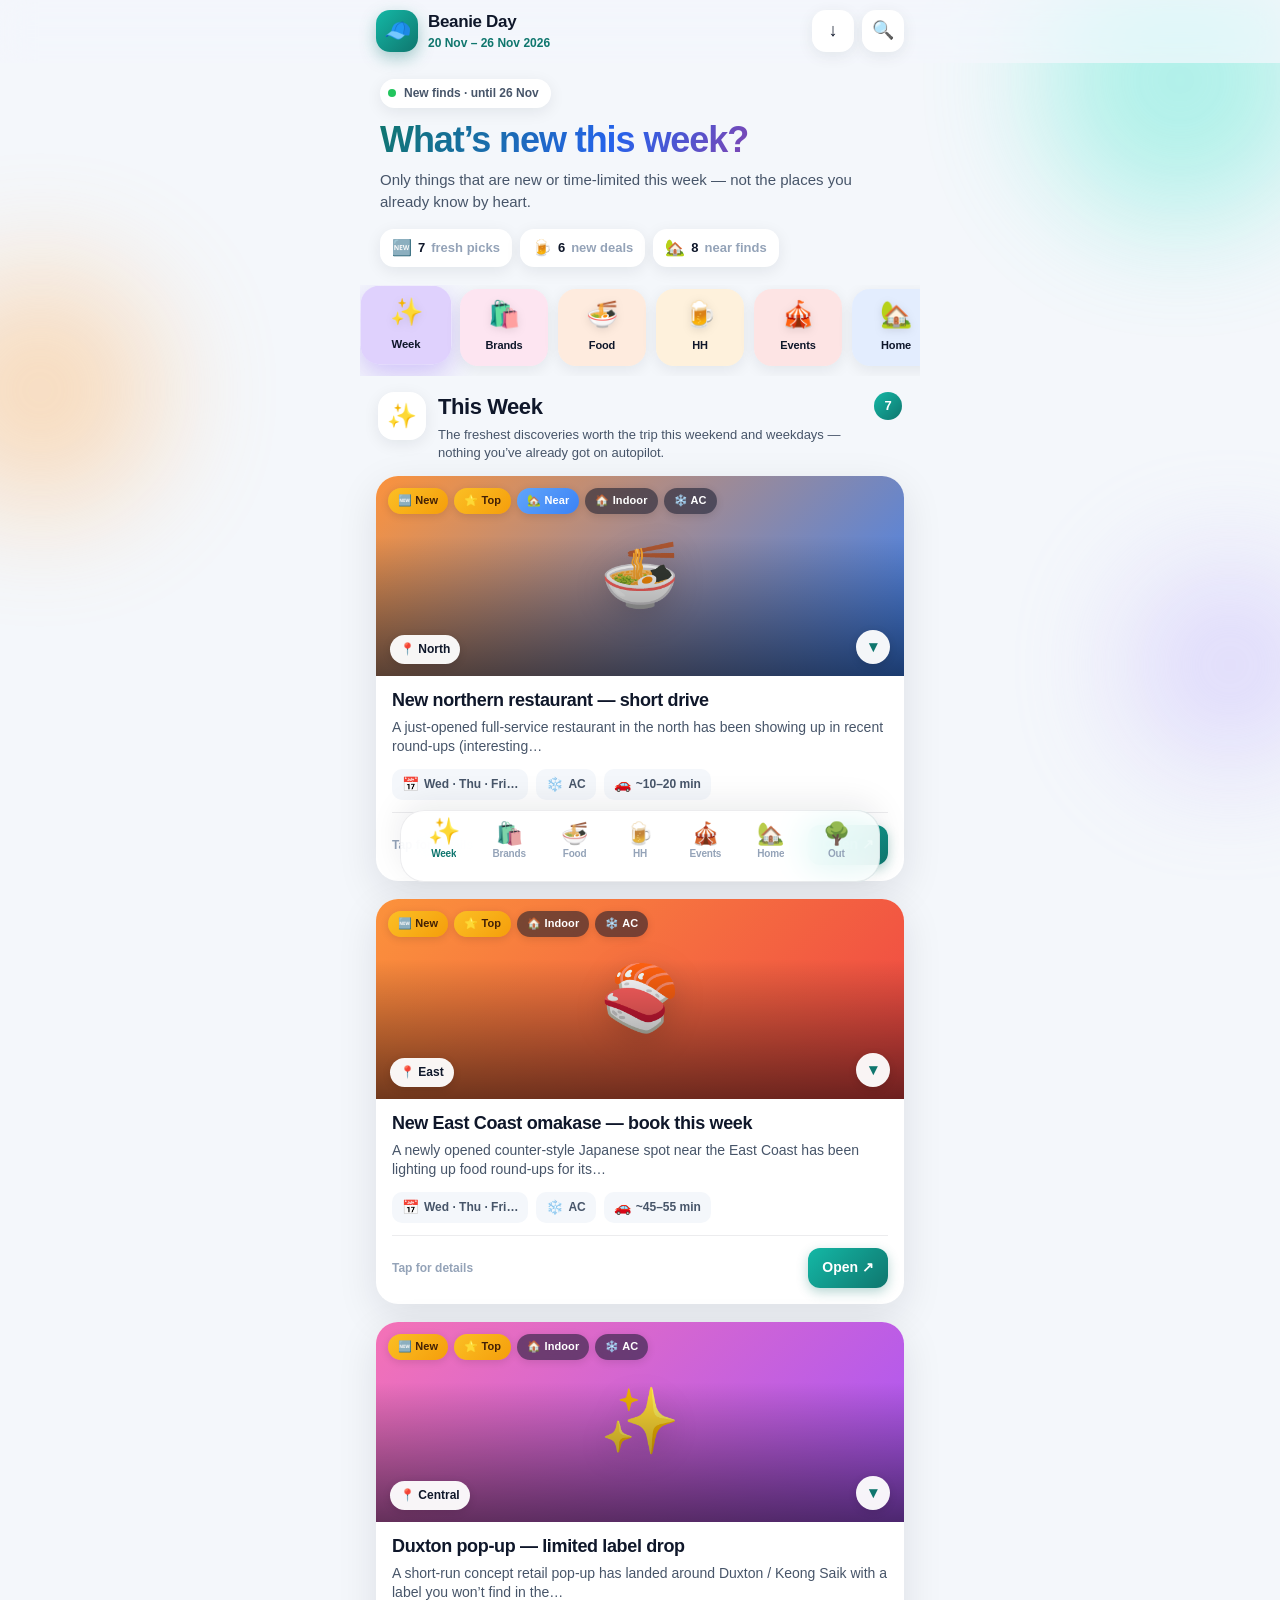
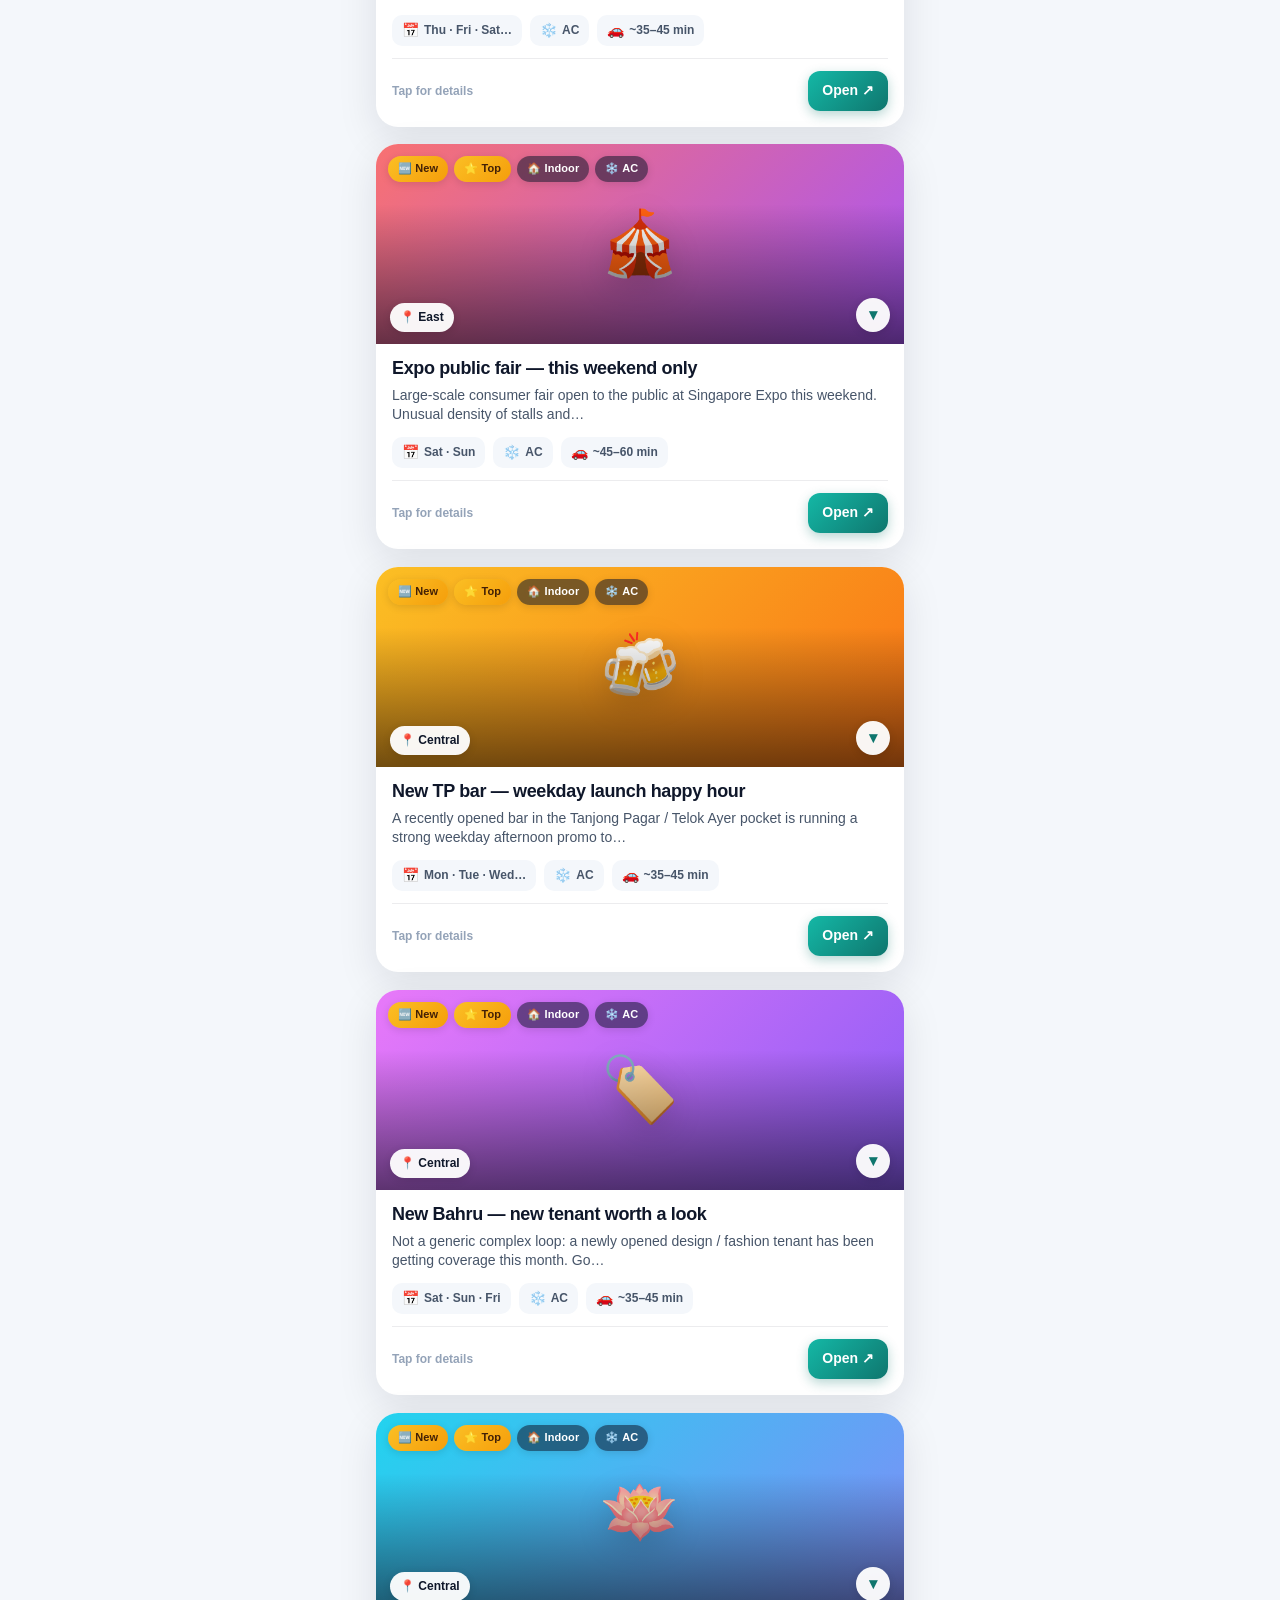
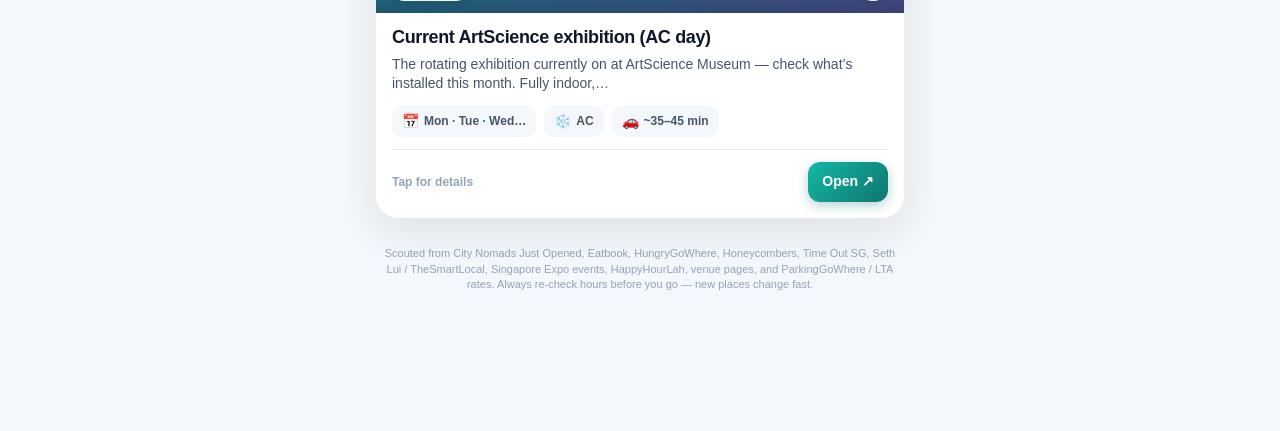
<file: index.html>
<!DOCTYPE html>
<html lang="en-SG">
<head>
  <meta charset="UTF-8" />
  <meta name="viewport" content="width=device-width, initial-scale=1, viewport-fit=cover" />
  <meta name="theme-color" content="#0F766E" />
  <meta name="description" content="Beanie Day — weekly discovery for Marcus & Chesa." />
  <meta name="apple-mobile-web-app-capable" content="yes" />
  <meta name="apple-mobile-web-app-status-bar-style" content="black-translucent" />
  <meta name="apple-mobile-web-app-title" content="Beanie Day" />
  <meta name="mobile-web-app-capable" content="yes" />
  <meta name="format-detection" content="telephone=no" />
  <link rel="manifest" href="manifest.json" />
  <link rel="icon" href="icons/favicon.svg" type="image/svg+xml" />
  <link rel="apple-touch-icon" href="icons/icon-192.svg" />
  <link rel="stylesheet" href="css/styles.css?v=5" />
  <title>Beanie Day</title>
  <script>
    // Ensure trailing slash on GitHub Pages project URLs so relative assets resolve
    (function () {
      var p = location.pathname;
      if (p.slice(-1) !== "/" && !/\.[a-zA-Z0-9]+$/.test(p)) {
        location.replace(p + "/" + location.search + location.hash);
      }
    })();
  </script>
</head>
<body>
  <a class="skip-link" href="#main">Skip to content</a>
  <noscript>
    <div style="padding:24px;font-family:system-ui;text-align:center">
      Beanie Day needs JavaScript enabled to load this week’s finds.
    </div>
  </noscript>

  <div class="bg-blobs" aria-hidden="true">
    <span class="blob blob-a"></span>
    <span class="blob blob-b"></span>
    <span class="blob blob-c"></span>
  </div>

  <header class="top-bar" id="nav-bar">
    <div class="top-bar-inner">
      <div class="brand-lockup">
        <div class="brand-avatar" aria-hidden="true">🧢</div>
        <div>
          <p class="brand-name">Beanie Day</p>
          <p class="brand-sub" id="week-label">This week</p>
        </div>
      </div>
      <div class="top-actions">
        <button type="button" class="fab-btn" id="install-btn" hidden title="Install" aria-label="Install">
          <span aria-hidden="true">↓</span>
        </button>
        <button type="button" class="fab-btn" id="search-toggle" title="Search" aria-label="Search" aria-expanded="false" aria-controls="search-sheet">
          <span aria-hidden="true">🔍</span>
        </button>
      </div>
    </div>
  </header>

  <main id="main" class="main">
    <section class="hero" id="hero">
      <div class="hero-badge">
        <span class="pulse-dot" aria-hidden="true"></span>
        <span id="week-refresh">Marcus &amp; Chesa · Woodlands</span>
      </div>
      <h1 class="hero-title">What’s new this week?</h1>
      <p class="hero-note" id="week-note">Fresh openings, pop-ups, and limited-run finds — not the places you already know.</p>
      <div class="hero-stats" id="hero-stats" aria-hidden="true">
        <div class="stat-chip"><span class="stat-emoji">🆕</span><span class="stat-num" id="stat-picks">0</span><span class="stat-lbl">fresh picks</span></div>
        <div class="stat-chip"><span class="stat-emoji">🍺</span><span class="stat-num" id="stat-hh">0</span><span class="stat-lbl">new deals</span></div>
        <div class="stat-chip"><span class="stat-emoji">🏡</span><span class="stat-num" id="stat-near">0</span><span class="stat-lbl">near finds</span></div>
      </div>
    </section>

    <div class="search-sheet" id="search-sheet" hidden>
      <div class="search-field">
        <span class="search-emoji" aria-hidden="true">🔎</span>
        <label class="sr-only" for="search-input">Search</label>
        <input type="search" id="search-input" placeholder="Search places, food, deals…" autocomplete="off" enterkeyhint="search" />
        <button type="button" class="search-clear" id="search-clear" hidden aria-label="Clear">✕</button>
      </div>
      <div class="filter-row" id="filter-chips" role="group" aria-label="Filters">
        <button type="button" class="filter-pill" data-filter="AC" aria-pressed="false"><span>❄️</span> AC</button>
        <button type="button" class="filter-pill" data-filter="near" aria-pressed="false"><span>🏡</span> Near</button>
        <button type="button" class="filter-pill" data-filter="highlight" aria-pressed="false"><span>⭐</span> Top</button>
        <button type="button" class="filter-pill" data-filter="weekend" aria-pressed="false"><span>🎉</span> Weekend</button>
      </div>
    </div>

    <!-- Horizontal category scroller -->
    <div class="cat-scroll-wrap">
      <div class="cat-scroll" id="cat-scroll" role="tablist" aria-label="Categories">
        <!-- Injected -->
      </div>
    </div>

    <section class="tab-panel" id="tab-panel" role="tabpanel">
      <header class="section-header">
        <div class="section-icon" id="section-icon" aria-hidden="true">✨</div>
        <div class="section-header-text">
          <h2 class="section-title" id="panel-title">This Week</h2>
          <p class="section-subtitle" id="panel-blurb"></p>
        </div>
        <span class="section-count" id="section-count" hidden></span>
      </header>

      <div class="card-list" id="card-list">
        <div class="loading-state">
          <div class="loading-cards" aria-hidden="true">
            <div class="skeleton-card"></div>
            <div class="skeleton-card"></div>
          </div>
          <p>Gathering this week’s vibes…</p>
        </div>
      </div>

      <div class="empty-state" id="empty-state" hidden>
        <div class="empty-art" aria-hidden="true">🧐</div>
        <p class="empty-title">Nothing here</p>
        <p class="empty-copy">Try another category or clear filters.</p>
      </div>
    </section>

    <footer class="app-footer">
      <p class="footer-line" id="footer-sources"></p>
      <p class="footer-offline" id="offline-status" hidden>📡 Offline · showing saved week</p>
    </footer>
  </main>

  <nav class="tab-bar" id="tab-nav" aria-label="Sections" role="tablist"></nav>

  <div class="toast" id="toast" role="status" aria-live="polite" hidden></div>

  <dialog class="sheet" id="ios-install-dialog">
    <form method="dialog" class="sheet-body">
      <div class="sheet-handle" aria-hidden="true"></div>
      <div class="sheet-emoji" aria-hidden="true">📱</div>
      <h3 class="sheet-title">Add to Home Screen</h3>
      <p class="sheet-copy">iPhone: Share → <strong>Add to Home Screen</strong></p>
      <p class="sheet-copy">Android: menu → <strong>Install app</strong></p>
      <button type="submit" class="btn-fill">Got it ✨</button>
    </form>
  </dialog>

  <script src="js/app.js?v=5" defer></script>
  <script>
    // If the app shell never paints cards within 8s, offer a hard reset (clears SW + caches)
    window.__beanieBoot = setTimeout(function () {
      var list = document.getElementById("card-list");
      if (!list || list.querySelector(".card") || list.querySelector(".empty-state")) return;
      list.innerHTML =
        '<div class="empty-state" style="padding:32px 16px">' +
        '<div class="empty-art">🔄</div>' +
        '<p class="empty-title">Stuck loading?</p>' +
        '<p class="empty-copy">Tap below to clear the cache and reload.</p>' +
        '<button type="button" id="beanie-hard-reset" class="btn-fill" style="margin-top:16px">Reload clean</button>' +
        "</div>";
      var btn = document.getElementById("beanie-hard-reset");
      if (btn) {
        btn.onclick = function () {
          var done = function () {
            location.reload(true);
          };
          if ("serviceWorker" in navigator) {
            navigator.serviceWorker.getRegistrations().then(function (regs) {
              return Promise.all(regs.map(function (r) { return r.unregister(); }));
            }).then(function () {
              if (window.caches) {
                return caches.keys().then(function (keys) {
                  return Promise.all(keys.map(function (k) { return caches.delete(k); }));
                });
              }
            }).then(done).catch(done);
          } else {
            done();
          }
        };
      }
    }, 8000);
  </script>
</body>
</html>
</file>
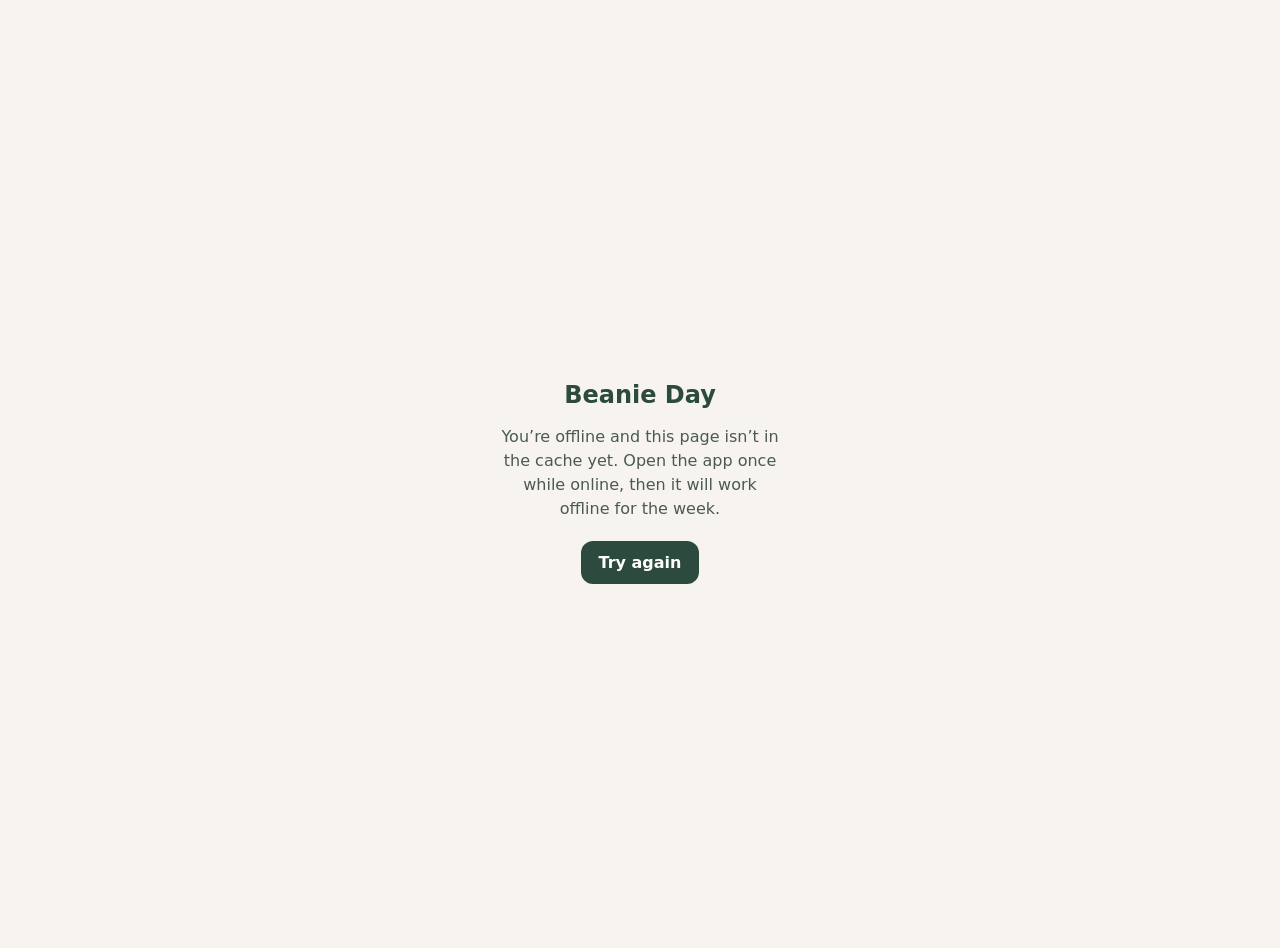
<file: offline.html>
<!DOCTYPE html>
<html lang="en-SG">
<head>
  <meta charset="UTF-8" />
  <meta name="viewport" content="width=device-width, initial-scale=1" />
  <meta name="theme-color" content="#2C4A3E" />
  <title>Beanie Day — Offline</title>
  <style>
    body {
      margin: 0;
      min-height: 100dvh;
      display: grid;
      place-items: center;
      font-family: system-ui, sans-serif;
      background: #f7f4ef;
      color: #1e2a24;
      padding: 24px;
      text-align: center;
    }
    h1 { color: #2c4a3e; font-size: 1.5rem; }
    p { color: #4a5a52; max-width: 28ch; margin: 8px auto 20px; line-height: 1.5; }
    a {
      display: inline-block;
      background: #2c4a3e;
      color: #fff;
      text-decoration: none;
      padding: 12px 18px;
      border-radius: 12px;
      font-weight: 600;
    }
  </style>
</head>
<body>
  <div>
    <h1>Beanie Day</h1>
    <p>You’re offline and this page isn’t in the cache yet. Open the app once while online, then it will work offline for the week.</p>
    <a href="./index.html">Try again</a>
  </div>
</body>
</html>
</file>
<file: css/styles.css>
/* Beanie Day — visual-first, colorful, friendly UI */

:root {
  --bg: #f4f7fb;
  --surface: #ffffff;
  --ink: #0f172a;
  --ink-2: #475569;
  --ink-3: #94a3b8;
  --line: rgba(15, 23, 42, 0.08);
  --teal: #0f766e;
  --teal-bright: #14b8a6;
  --coral: #f97316;
  --pink: #ec4899;
  --violet: #8b5cf6;
  --blue: #3b82f6;
  --amber: #f59e0b;
  --rose: #f43f5e;
  --lime: #84cc16;
  --sky: #0ea5e9;
  --shadow: 0 12px 40px rgba(15, 23, 42, 0.1);
  --shadow-sm: 0 4px 16px rgba(15, 23, 42, 0.08);
  --radius: 22px;
  --radius-sm: 14px;
  --tab-h: 68px;
  --safe-b: env(safe-area-inset-bottom, 0px);
  --safe-t: env(safe-area-inset-top, 0px);
  --font: -apple-system, BlinkMacSystemFont, "SF Pro Text", "Segoe UI", Roboto, Helvetica, Arial, sans-serif;
  --ease: cubic-bezier(0.22, 1, 0.36, 1);
  --spring: cubic-bezier(0.34, 1.4, 0.64, 1);
  --max: 560px;
}

@media (prefers-color-scheme: dark) {
  :root {
    --bg: #0b1220;
    --surface: #151d2e;
    --ink: #f1f5f9;
    --ink-2: #94a3b8;
    --ink-3: #64748b;
    --line: rgba(255, 255, 255, 0.08);
    --shadow: 0 12px 40px rgba(0, 0, 0, 0.45);
    --shadow-sm: 0 4px 16px rgba(0, 0, 0, 0.3);
  }

  .skeleton-card {
    background: linear-gradient(90deg, #1e293b 25%, #334155 50%, #1e293b 75%);
  }
}

*,
*::before,
*::after {
  box-sizing: border-box;
}

html {
  -webkit-text-size-adjust: 100%;
  scroll-behavior: smooth;
}

body {
  margin: 0;
  min-height: 100dvh;
  font-family: var(--font);
  font-size: 16px;
  line-height: 1.4;
  color: var(--ink);
  background: var(--bg);
  padding-bottom: calc(var(--tab-h) + var(--safe-b) + 20px);
  -webkit-font-smoothing: antialiased;
  overflow-x: hidden;
}

button,
input {
  font: inherit;
  color: inherit;
  -webkit-tap-highlight-color: transparent;
}

a {
  color: var(--teal);
}

img {
  display: block;
  max-width: 100%;
}

.sr-only {
  position: absolute;
  width: 1px;
  height: 1px;
  padding: 0;
  margin: -1px;
  overflow: hidden;
  clip: rect(0, 0, 0, 0);
  border: 0;
}

.skip-link {
  position: absolute;
  left: 12px;
  top: -48px;
  z-index: 200;
  background: var(--teal);
  color: #fff;
  padding: 8px 14px;
  border-radius: 10px;
  text-decoration: none;
  font-weight: 600;
}

.skip-link:focus {
  top: calc(var(--safe-t) + 12px);
}

/* Animated background blobs */
.bg-blobs {
  position: fixed;
  inset: 0;
  pointer-events: none;
  z-index: 0;
  overflow: hidden;
}

.blob {
  position: absolute;
  border-radius: 50%;
  filter: blur(60px);
  opacity: 0.45;
  animation: floatBlob 14s ease-in-out infinite;
}

.blob-a {
  width: 280px;
  height: 280px;
  background: #5eead4;
  top: -60px;
  right: -40px;
}

.blob-b {
  width: 240px;
  height: 240px;
  background: #fdba74;
  top: 30%;
  left: -80px;
  animation-delay: -4s;
}

.blob-c {
  width: 200px;
  height: 200px;
  background: #c4b5fd;
  bottom: 15%;
  right: -50px;
  animation-delay: -8s;
}

@keyframes floatBlob {
  0%,
  100% {
    transform: translate(0, 0) scale(1);
  }
  50% {
    transform: translate(20px, -24px) scale(1.08);
  }
}

@media (prefers-color-scheme: dark) {
  .blob {
    opacity: 0.18;
  }
}

/* Top bar */
.top-bar {
  position: sticky;
  top: 0;
  z-index: 50;
  padding-top: var(--safe-t);
  background: rgba(244, 247, 251, 0.78);
  backdrop-filter: blur(16px) saturate(160%);
  -webkit-backdrop-filter: blur(16px) saturate(160%);
  border-bottom: 1px solid transparent;
  transition: border-color 0.2s, box-shadow 0.2s;
}

@media (prefers-color-scheme: dark) {
  .top-bar {
    background: rgba(11, 18, 32, 0.8);
  }
}

.top-bar.is-scrolled {
  border-bottom-color: var(--line);
  box-shadow: 0 4px 20px rgba(15, 23, 42, 0.06);
}

.top-bar-inner {
  max-width: var(--max);
  margin: 0 auto;
  padding: 10px 16px;
  display: flex;
  align-items: center;
  justify-content: space-between;
  gap: 12px;
}

.brand-lockup {
  display: flex;
  align-items: center;
  gap: 10px;
  min-width: 0;
}

.brand-avatar {
  width: 42px;
  height: 42px;
  border-radius: 14px;
  display: grid;
  place-items: center;
  font-size: 22px;
  background: linear-gradient(135deg, #14b8a6, #0f766e);
  box-shadow: 0 6px 16px rgba(15, 118, 110, 0.35);
  animation: bob 3s ease-in-out infinite;
}

@keyframes bob {
  0%,
  100% {
    transform: translateY(0);
  }
  50% {
    transform: translateY(-3px);
  }
}

.brand-name {
  margin: 0;
  font-size: 17px;
  font-weight: 800;
  letter-spacing: -0.02em;
  color: var(--ink);
}

.brand-sub {
  margin: 1px 0 0;
  font-size: 12px;
  font-weight: 600;
  color: var(--teal);
}

.top-actions {
  display: flex;
  gap: 8px;
}

.fab-btn {
  width: 42px;
  height: 42px;
  border: 0;
  border-radius: 14px;
  background: var(--surface);
  box-shadow: var(--shadow-sm);
  cursor: pointer;
  font-size: 18px;
  display: grid;
  place-items: center;
  transition: transform 0.2s var(--spring), box-shadow 0.2s;
}

.fab-btn:active {
  transform: scale(0.9);
}

.fab-btn[aria-expanded="true"] {
  background: linear-gradient(135deg, #14b8a6, #0f766e);
  box-shadow: 0 6px 16px rgba(15, 118, 110, 0.3);
}

/* Main */
.main {
  position: relative;
  z-index: 1;
  max-width: var(--max);
  margin: 0 auto;
  padding: 8px 16px 28px;
}

/* Hero */
.hero {
  padding: 8px 4px 18px;
  animation: fadeUp 0.5s var(--ease) both;
}

.hero-badge {
  display: inline-flex;
  align-items: center;
  gap: 8px;
  background: var(--surface);
  border-radius: 999px;
  padding: 6px 12px 6px 8px;
  font-size: 12px;
  font-weight: 700;
  color: var(--ink-2);
  box-shadow: var(--shadow-sm);
  margin-bottom: 12px;
}

.pulse-dot {
  width: 8px;
  height: 8px;
  border-radius: 50%;
  background: #22c55e;
  box-shadow: 0 0 0 0 rgba(34, 197, 94, 0.5);
  animation: pulse 1.8s ease-out infinite;
}

@keyframes pulse {
  0% {
    box-shadow: 0 0 0 0 rgba(34, 197, 94, 0.5);
  }
  70% {
    box-shadow: 0 0 0 10px rgba(34, 197, 94, 0);
  }
  100% {
    box-shadow: 0 0 0 0 rgba(34, 197, 94, 0);
  }
}

.hero-title {
  margin: 0;
  font-size: clamp(28px, 7vw, 36px);
  font-weight: 900;
  letter-spacing: -0.03em;
  line-height: 1.1;
  background: linear-gradient(120deg, #0f766e 0%, #2563eb 45%, #db2777 100%);
  -webkit-background-clip: text;
  background-clip: text;
  color: transparent;
}

.hero-note {
  margin: 10px 0 0;
  font-size: 15px;
  color: var(--ink-2);
  line-height: 1.45;
  max-width: 34em;
}

.hero-stats {
  display: flex;
  flex-wrap: wrap;
  gap: 8px;
  margin-top: 16px;
}

.stat-chip {
  display: inline-flex;
  align-items: center;
  gap: 6px;
  background: var(--surface);
  border-radius: 14px;
  padding: 8px 12px;
  box-shadow: var(--shadow-sm);
  font-size: 13px;
  font-weight: 700;
  animation: fadeUp 0.55s var(--ease) both;
}

.stat-chip:nth-child(2) {
  animation-delay: 0.06s;
}
.stat-chip:nth-child(3) {
  animation-delay: 0.12s;
}

.stat-emoji {
  font-size: 16px;
}
.stat-num {
  color: var(--ink);
  font-variant-numeric: tabular-nums;
}
.stat-lbl {
  color: var(--ink-3);
  font-weight: 600;
}

/* Search */
.search-sheet {
  margin-bottom: 14px;
  animation: fadeUp 0.3s var(--ease);
}

.search-sheet[hidden] {
  display: none;
}

.search-field {
  display: flex;
  align-items: center;
  gap: 8px;
  background: var(--surface);
  border-radius: 16px;
  padding: 12px 14px;
  box-shadow: var(--shadow-sm);
  border: 2px solid transparent;
  transition: border-color 0.2s;
}

.search-field:focus-within {
  border-color: var(--teal-bright);
}

.search-emoji {
  font-size: 16px;
}

#search-input {
  flex: 1;
  border: 0;
  outline: none;
  background: transparent;
  font-size: 16px;
  min-width: 0;
}

#search-input::placeholder {
  color: var(--ink-3);
}

.search-clear {
  border: 0;
  background: #e2e8f0;
  width: 24px;
  height: 24px;
  border-radius: 50%;
  font-size: 12px;
  cursor: pointer;
  color: var(--ink-2);
}

.search-clear[hidden] {
  display: none;
}

.filter-row {
  display: flex;
  gap: 8px;
  margin-top: 10px;
  overflow-x: auto;
  scrollbar-width: none;
  padding-bottom: 2px;
}

.filter-row::-webkit-scrollbar {
  display: none;
}

.filter-pill {
  flex: 0 0 auto;
  border: 0;
  background: var(--surface);
  border-radius: 999px;
  padding: 8px 14px;
  font-size: 13px;
  font-weight: 700;
  color: var(--ink-2);
  box-shadow: var(--shadow-sm);
  cursor: pointer;
  display: inline-flex;
  align-items: center;
  gap: 6px;
  transition: transform 0.2s var(--spring), background 0.2s, color 0.2s;
}

.filter-pill span {
  font-size: 14px;
}

.filter-pill[aria-pressed="true"] {
  background: linear-gradient(135deg, #14b8a6, #0f766e);
  color: #fff;
  transform: scale(1.04);
}

.filter-pill:active {
  transform: scale(0.96);
}

/* Category horizontal scroll */
.cat-scroll-wrap {
  margin: 0 -16px 16px;
}

.cat-scroll {
  display: flex;
  gap: 10px;
  overflow-x: auto;
  padding: 4px 16px 10px;
  scroll-snap-type: x mandatory;
  scrollbar-width: none;
  -webkit-overflow-scrolling: touch;
}

.cat-scroll::-webkit-scrollbar {
  display: none;
}

.cat-chip {
  flex: 0 0 auto;
  scroll-snap-align: start;
  border: 0;
  background: var(--surface);
  border-radius: 18px;
  padding: 12px 14px 10px;
  min-width: 88px;
  box-shadow: var(--shadow-sm);
  cursor: pointer;
  text-align: center;
  transition: transform 0.25s var(--spring), box-shadow 0.25s;
  position: relative;
  overflow: hidden;
}

.cat-chip::before {
  content: "";
  position: absolute;
  inset: 0;
  opacity: 0.14;
  background: var(--cat-color, var(--teal));
  transition: opacity 0.2s;
}

.cat-chip:active {
  transform: scale(0.94);
}

.cat-chip[aria-selected="true"] {
  transform: translateY(-2px) scale(1.03);
  box-shadow: 0 10px 28px color-mix(in srgb, var(--cat-color, var(--teal)) 35%, transparent);
}

.cat-chip[aria-selected="true"]::before {
  opacity: 0.28;
}

.cat-chip-emoji {
  position: relative;
  font-size: 26px;
  line-height: 1;
  display: block;
  margin-bottom: 6px;
  filter: drop-shadow(0 2px 4px rgba(0, 0, 0, 0.1));
}

.cat-chip-label {
  position: relative;
  font-size: 11px;
  font-weight: 800;
  letter-spacing: -0.01em;
  color: var(--ink);
}

/* Section */
.section-header {
  display: flex;
  align-items: flex-start;
  gap: 12px;
  margin-bottom: 14px;
  padding: 0 2px;
  animation: fadeUp 0.4s var(--ease) both;
}

.section-icon {
  width: 48px;
  height: 48px;
  border-radius: 16px;
  display: grid;
  place-items: center;
  font-size: 24px;
  background: var(--surface);
  box-shadow: var(--shadow-sm);
  flex-shrink: 0;
}

.section-title {
  margin: 0;
  font-size: 22px;
  font-weight: 900;
  letter-spacing: -0.02em;
}

.section-subtitle {
  margin: 4px 0 0;
  font-size: 13px;
  color: var(--ink-2);
  line-height: 1.35;
}

.section-count {
  margin-left: auto;
  flex-shrink: 0;
  background: linear-gradient(135deg, #14b8a6, #0f766e);
  color: #fff;
  font-size: 13px;
  font-weight: 800;
  min-width: 28px;
  height: 28px;
  padding: 0 8px;
  border-radius: 999px;
  display: grid;
  place-items: center;
}

.section-count[hidden] {
  display: none;
}

/* Cards */
.card-list {
  display: flex;
  flex-direction: column;
  gap: 18px;
}

.card {
  background: var(--surface);
  border-radius: var(--radius);
  overflow: hidden;
  box-shadow: var(--shadow);
  animation: cardPop 0.45s var(--spring) both;
  transition: transform 0.25s var(--ease), box-shadow 0.25s;
}

.card:active {
  transform: scale(0.985);
}

.card.is-open {
  box-shadow: 0 16px 48px rgba(15, 23, 42, 0.16);
}

@keyframes cardPop {
  from {
    opacity: 0;
    transform: translateY(18px) scale(0.96);
  }
  to {
    opacity: 1;
    transform: none;
  }
}

@keyframes fadeUp {
  from {
    opacity: 0;
    transform: translateY(10px);
  }
  to {
    opacity: 1;
    transform: none;
  }
}

/* Card hero media */
.card-media {
  position: relative;
  height: 168px;
  overflow: hidden;
  background: var(--card-grad, linear-gradient(135deg, #14b8a6, #0f766e));
}

.card-media img {
  width: 100%;
  height: 100%;
  object-fit: cover;
  transition: transform 0.6s var(--ease);
}

.card:hover .card-media img,
.card.is-open .card-media img {
  transform: scale(1.06);
}

.card-media-fallback {
  position: absolute;
  inset: 0;
  display: grid;
  place-items: center;
  font-size: 64px;
  animation: gentleFloat 4s ease-in-out infinite;
  filter: drop-shadow(0 8px 16px rgba(0, 0, 0, 0.15));
}

.card-media img[src] + .card-media-fallback,
.card-media.has-img .card-media-fallback {
  display: none;
}

@keyframes gentleFloat {
  0%,
  100% {
    transform: translateY(0) rotate(-2deg);
  }
  50% {
    transform: translateY(-8px) rotate(2deg);
  }
}

.card-media-shade {
  position: absolute;
  inset: 0;
  background: linear-gradient(180deg, transparent 30%, rgba(0, 0, 0, 0.55) 100%);
  pointer-events: none;
}

.card-media-top {
  position: absolute;
  top: 12px;
  left: 12px;
  right: 12px;
  display: flex;
  flex-wrap: wrap;
  gap: 6px;
  z-index: 2;
}

.badge {
  display: inline-flex;
  align-items: center;
  gap: 4px;
  height: 26px;
  padding: 0 10px;
  border-radius: 999px;
  font-size: 11px;
  font-weight: 800;
  letter-spacing: 0.01em;
  background: rgba(255, 255, 255, 0.92);
  color: var(--ink);
  backdrop-filter: blur(8px);
  box-shadow: 0 2px 8px rgba(0, 0, 0, 0.12);
}

.badge.top {
  background: linear-gradient(135deg, #fbbf24, #f59e0b);
  color: #422006;
}

.badge.near {
  background: linear-gradient(135deg, #60a5fa, #3b82f6);
  color: #fff;
}

.badge.tag {
  background: rgba(15, 23, 42, 0.55);
  color: #fff;
}

.card-media-bottom {
  position: absolute;
  left: 14px;
  right: 14px;
  bottom: 12px;
  z-index: 2;
  display: flex;
  align-items: flex-end;
  justify-content: space-between;
  gap: 8px;
}

.travel-chip {
  display: inline-flex;
  align-items: center;
  gap: 5px;
  background: rgba(255, 255, 255, 0.95);
  color: var(--ink);
  font-size: 12px;
  font-weight: 800;
  padding: 6px 10px;
  border-radius: 999px;
  box-shadow: 0 2px 8px rgba(0, 0, 0, 0.12);
}

.expand-hint {
  width: 34px;
  height: 34px;
  border-radius: 50%;
  background: rgba(255, 255, 255, 0.95);
  display: grid;
  place-items: center;
  font-size: 16px;
  font-weight: 800;
  color: var(--teal);
  box-shadow: 0 2px 8px rgba(0, 0, 0, 0.12);
  transition: transform 0.3s var(--spring);
}

.card.is-open .expand-hint {
  transform: rotate(180deg);
  background: var(--teal);
  color: #fff;
}

/* Card body — compact by default */
.card-body {
  padding: 14px 16px 16px;
}

.card-title {
  margin: 0 0 6px;
  font-size: 18px;
  font-weight: 900;
  letter-spacing: -0.02em;
  line-height: 1.2;
}

.card-desc {
  margin: 0;
  font-size: 14px;
  color: var(--ink-2);
  line-height: 1.4;
  display: -webkit-box;
  -webkit-line-clamp: 2;
  -webkit-box-orient: vertical;
  overflow: hidden;
}

.card.is-open .card-desc {
  -webkit-line-clamp: unset;
  display: block;
}

/* Quick facts row */
.quick-facts {
  display: flex;
  flex-wrap: wrap;
  gap: 8px;
  margin-top: 12px;
}

.fact {
  display: inline-flex;
  align-items: center;
  gap: 5px;
  background: var(--bg);
  border-radius: 10px;
  padding: 6px 10px;
  font-size: 12px;
  font-weight: 700;
  color: var(--ink-2);
}

.fact-icon {
  font-size: 14px;
}

/* Expandable details */
.card-details {
  display: grid;
  grid-template-rows: 0fr;
  transition: grid-template-rows 0.35s var(--ease), opacity 0.25s, margin 0.35s;
  opacity: 0;
  margin-top: 0;
}

.card.is-open .card-details {
  grid-template-rows: 1fr;
  opacity: 1;
  margin-top: 14px;
}

.card-details-inner {
  overflow: hidden;
}

.detail-block {
  border-radius: 14px;
  padding: 12px 14px;
  margin-bottom: 8px;
  font-size: 13px;
  line-height: 1.4;
  color: var(--ink);
}

.detail-block:last-child {
  margin-bottom: 0;
}

.detail-block .label {
  display: flex;
  align-items: center;
  gap: 6px;
  font-size: 11px;
  font-weight: 800;
  text-transform: uppercase;
  letter-spacing: 0.04em;
  margin-bottom: 4px;
  opacity: 0.75;
}

.detail-why {
  background: linear-gradient(135deg, rgba(20, 184, 166, 0.15), rgba(15, 118, 110, 0.1));
  color: var(--teal);
}

.detail-deal {
  background: linear-gradient(135deg, rgba(251, 191, 36, 0.25), rgba(249, 115, 22, 0.12));
}

.detail-heat {
  background: linear-gradient(135deg, rgba(251, 113, 133, 0.2), rgba(244, 63, 94, 0.1));
  color: #be123c;
}

.detail-park {
  background: linear-gradient(135deg, rgba(96, 165, 250, 0.18), rgba(59, 130, 246, 0.1));
}

.detail-when {
  background: linear-gradient(135deg, rgba(167, 139, 250, 0.2), rgba(139, 92, 246, 0.1));
}

.card-footer {
  display: flex;
  align-items: center;
  justify-content: space-between;
  gap: 10px;
  margin-top: 12px;
  padding-top: 12px;
  border-top: 1px solid var(--line);
}

.source-link {
  display: inline-flex;
  align-items: center;
  gap: 6px;
  text-decoration: none;
  font-size: 14px;
  font-weight: 800;
  color: #fff;
  background: linear-gradient(135deg, #14b8a6, #0f766e);
  padding: 10px 14px;
  border-radius: 12px;
  box-shadow: 0 4px 12px rgba(15, 118, 110, 0.3);
  transition: transform 0.2s var(--spring);
}

.source-link:active {
  transform: scale(0.96);
}

.tap-hint {
  font-size: 12px;
  font-weight: 700;
  color: var(--ink-3);
}

/* Expandable card surface */
.card-hit {
  display: block;
  width: 100%;
  border: 0;
  background: transparent;
  padding: 0;
  text-align: left;
  cursor: pointer;
  color: inherit;
  outline: none;
}

.card-hit:focus-visible {
  box-shadow: inset 0 0 0 3px var(--teal-bright);
  border-radius: var(--radius);
}

/* Loading skeletons */
.loading-state {
  text-align: center;
  color: var(--ink-2);
  padding: 8px 0 24px;
}

.loading-cards {
  display: flex;
  flex-direction: column;
  gap: 16px;
  margin-bottom: 16px;
}

.skeleton-card {
  height: 220px;
  border-radius: var(--radius);
  background: linear-gradient(90deg, #e2e8f0 25%, #f1f5f9 50%, #e2e8f0 75%);
  background-size: 200% 100%;
  animation: shimmer 1.2s ease-in-out infinite;
}

@keyframes shimmer {
  0% {
    background-position: 200% 0;
  }
  100% {
    background-position: -200% 0;
  }
}

.empty-state {
  text-align: center;
  padding: 48px 20px;
}

.empty-state[hidden] {
  display: none;
}

.empty-art {
  font-size: 56px;
  animation: gentleFloat 3s ease-in-out infinite;
}

.empty-title {
  margin: 12px 0 0;
  font-size: 20px;
  font-weight: 900;
}

.empty-copy {
  margin: 6px 0 0;
  color: var(--ink-2);
  font-size: 14px;
}

/* Footer */
.app-footer {
  margin-top: 28px;
  text-align: center;
  padding: 0 8px;
}

.footer-line {
  margin: 0;
  font-size: 11px;
  line-height: 1.4;
  color: var(--ink-3);
}

.footer-offline {
  margin: 10px 0 0;
  font-size: 13px;
  font-weight: 800;
  color: var(--coral);
}

.footer-offline[hidden] {
  display: none;
}

/* Tab bar */
.tab-bar {
  position: fixed;
  left: 0;
  right: 0;
  bottom: 0;
  z-index: 60;
  display: flex;
  justify-content: space-around;
  align-items: stretch;
  height: calc(var(--tab-h) + var(--safe-b));
  padding: 6px 4px var(--safe-b);
  background: rgba(255, 255, 255, 0.88);
  backdrop-filter: blur(18px) saturate(160%);
  -webkit-backdrop-filter: blur(18px) saturate(160%);
  border-top: 1px solid var(--line);
  box-shadow: 0 -8px 32px rgba(15, 23, 42, 0.08);
}

@media (prefers-color-scheme: dark) {
  .tab-bar {
    background: rgba(21, 29, 46, 0.92);
  }
}

.tab-btn {
  flex: 1;
  min-width: 0;
  max-width: 76px;
  border: 0;
  background: transparent;
  padding: 4px 2px;
  cursor: pointer;
  color: var(--ink-3);
  display: flex;
  flex-direction: column;
  align-items: center;
  gap: 2px;
  transition: color 0.2s, transform 0.2s var(--spring);
}

.tab-btn .tab-emoji {
  font-size: 22px;
  line-height: 1;
  transition: transform 0.25s var(--spring);
  filter: grayscale(0.3);
}

.tab-btn .tab-label {
  font-size: 10px;
  font-weight: 800;
  letter-spacing: -0.02em;
  white-space: nowrap;
  overflow: hidden;
  text-overflow: ellipsis;
  max-width: 100%;
}

.tab-btn[aria-selected="true"] {
  color: var(--teal);
}

.tab-btn[aria-selected="true"] .tab-emoji {
  transform: scale(1.18) translateY(-2px);
  filter: none;
  animation: tabBounce 0.4s var(--spring);
}

@keyframes tabBounce {
  0% {
    transform: scale(0.8);
  }
  60% {
    transform: scale(1.25) translateY(-3px);
  }
  100% {
    transform: scale(1.18) translateY(-2px);
  }
}

.tab-btn:active {
  transform: scale(0.94);
}

/* Toast */
.toast {
  position: fixed;
  left: 50%;
  bottom: calc(var(--tab-h) + var(--safe-b) + 16px);
  transform: translateX(-50%);
  z-index: 100;
  background: linear-gradient(135deg, #0f172a, #1e293b);
  color: #fff;
  padding: 12px 18px;
  border-radius: 16px;
  font-size: 14px;
  font-weight: 700;
  box-shadow: var(--shadow);
  max-width: min(90vw, 320px);
  text-align: center;
  animation: toastIn 0.4s var(--spring);
}

.toast[hidden] {
  display: none;
}

@keyframes toastIn {
  from {
    opacity: 0;
    transform: translate(-50%, 16px) scale(0.9);
  }
  to {
    opacity: 1;
    transform: translate(-50%, 0) scale(1);
  }
}

/* Sheet */
.sheet {
  border: 0;
  border-radius: 24px 24px 0 0;
  padding: 0;
  margin: auto 0 0;
  width: 100%;
  max-width: 100%;
  background: var(--surface);
  color: var(--ink);
  box-shadow: var(--shadow);
}

.sheet::backdrop {
  background: rgba(15, 23, 42, 0.45);
  backdrop-filter: blur(4px);
}

.sheet-body {
  padding: 8px 22px calc(22px + var(--safe-b));
  text-align: center;
}

.sheet-handle {
  width: 40px;
  height: 5px;
  border-radius: 3px;
  background: #cbd5e1;
  margin: 6px auto 12px;
}

.sheet-emoji {
  font-size: 40px;
  margin-bottom: 8px;
}

.sheet-title {
  margin: 0 0 8px;
  font-size: 22px;
  font-weight: 900;
}

.sheet-copy {
  margin: 0 0 6px;
  font-size: 14px;
  color: var(--ink-2);
}

.btn-fill {
  display: block;
  width: 100%;
  margin-top: 18px;
  border: 0;
  border-radius: 16px;
  padding: 16px;
  font-size: 17px;
  font-weight: 800;
  background: linear-gradient(135deg, #14b8a6, #0f766e);
  color: #fff;
  cursor: pointer;
  box-shadow: 0 8px 24px rgba(15, 118, 110, 0.35);
}

.btn-fill:active {
  transform: scale(0.98);
}

/* Desktop */
@media (min-width: 720px) {
  .tab-bar {
    left: 50%;
    transform: translateX(-50%);
    width: min(480px, calc(100% - 32px));
    bottom: 18px;
    height: 72px;
    border-radius: 24px;
    padding: 8px 10px;
    border: 1px solid var(--line);
  }

  body {
    padding-bottom: 110px;
  }

  .toast {
    bottom: 110px;
  }

  .card-media {
    height: 200px;
  }
}

@media (prefers-reduced-motion: reduce) {
  *,
  *::before,
  *::after {
    animation-duration: 0.01ms !important;
    animation-iteration-count: 1 !important;
    transition-duration: 0.01ms !important;
  }
}
</file>
